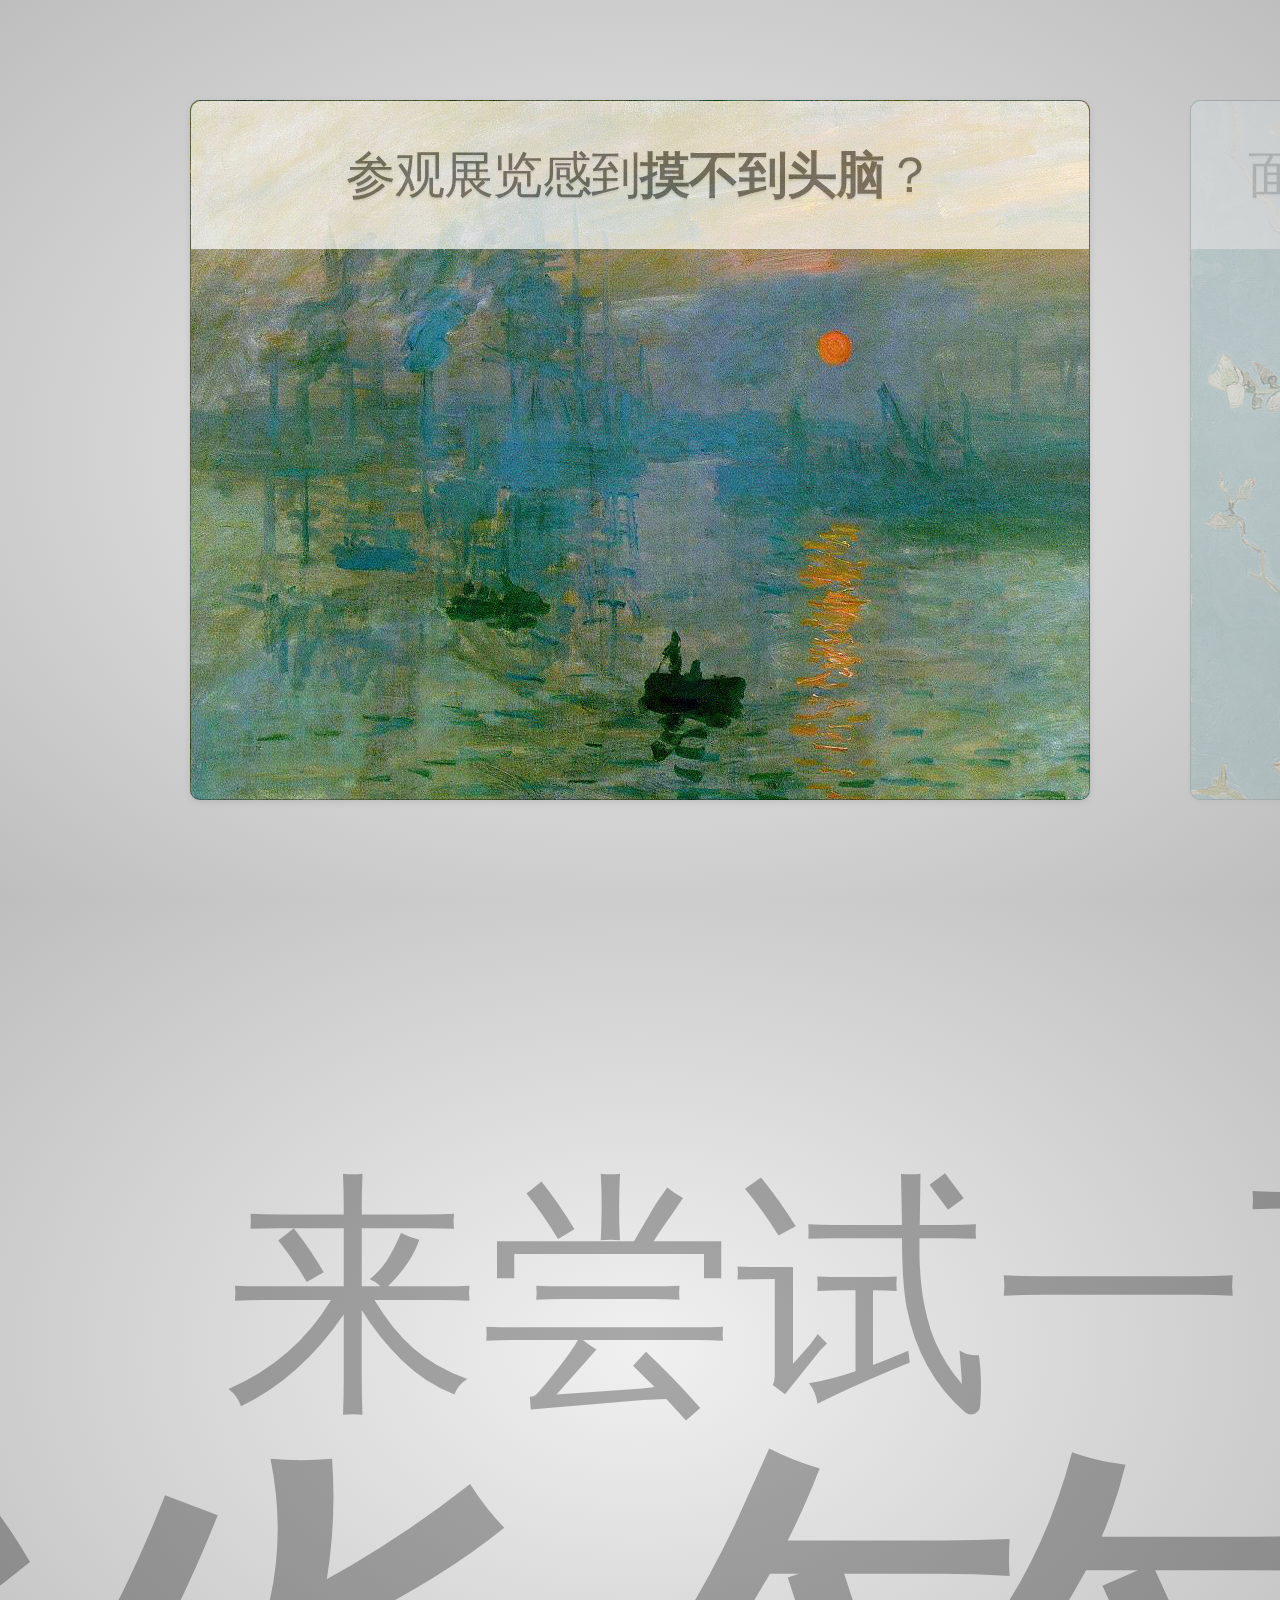
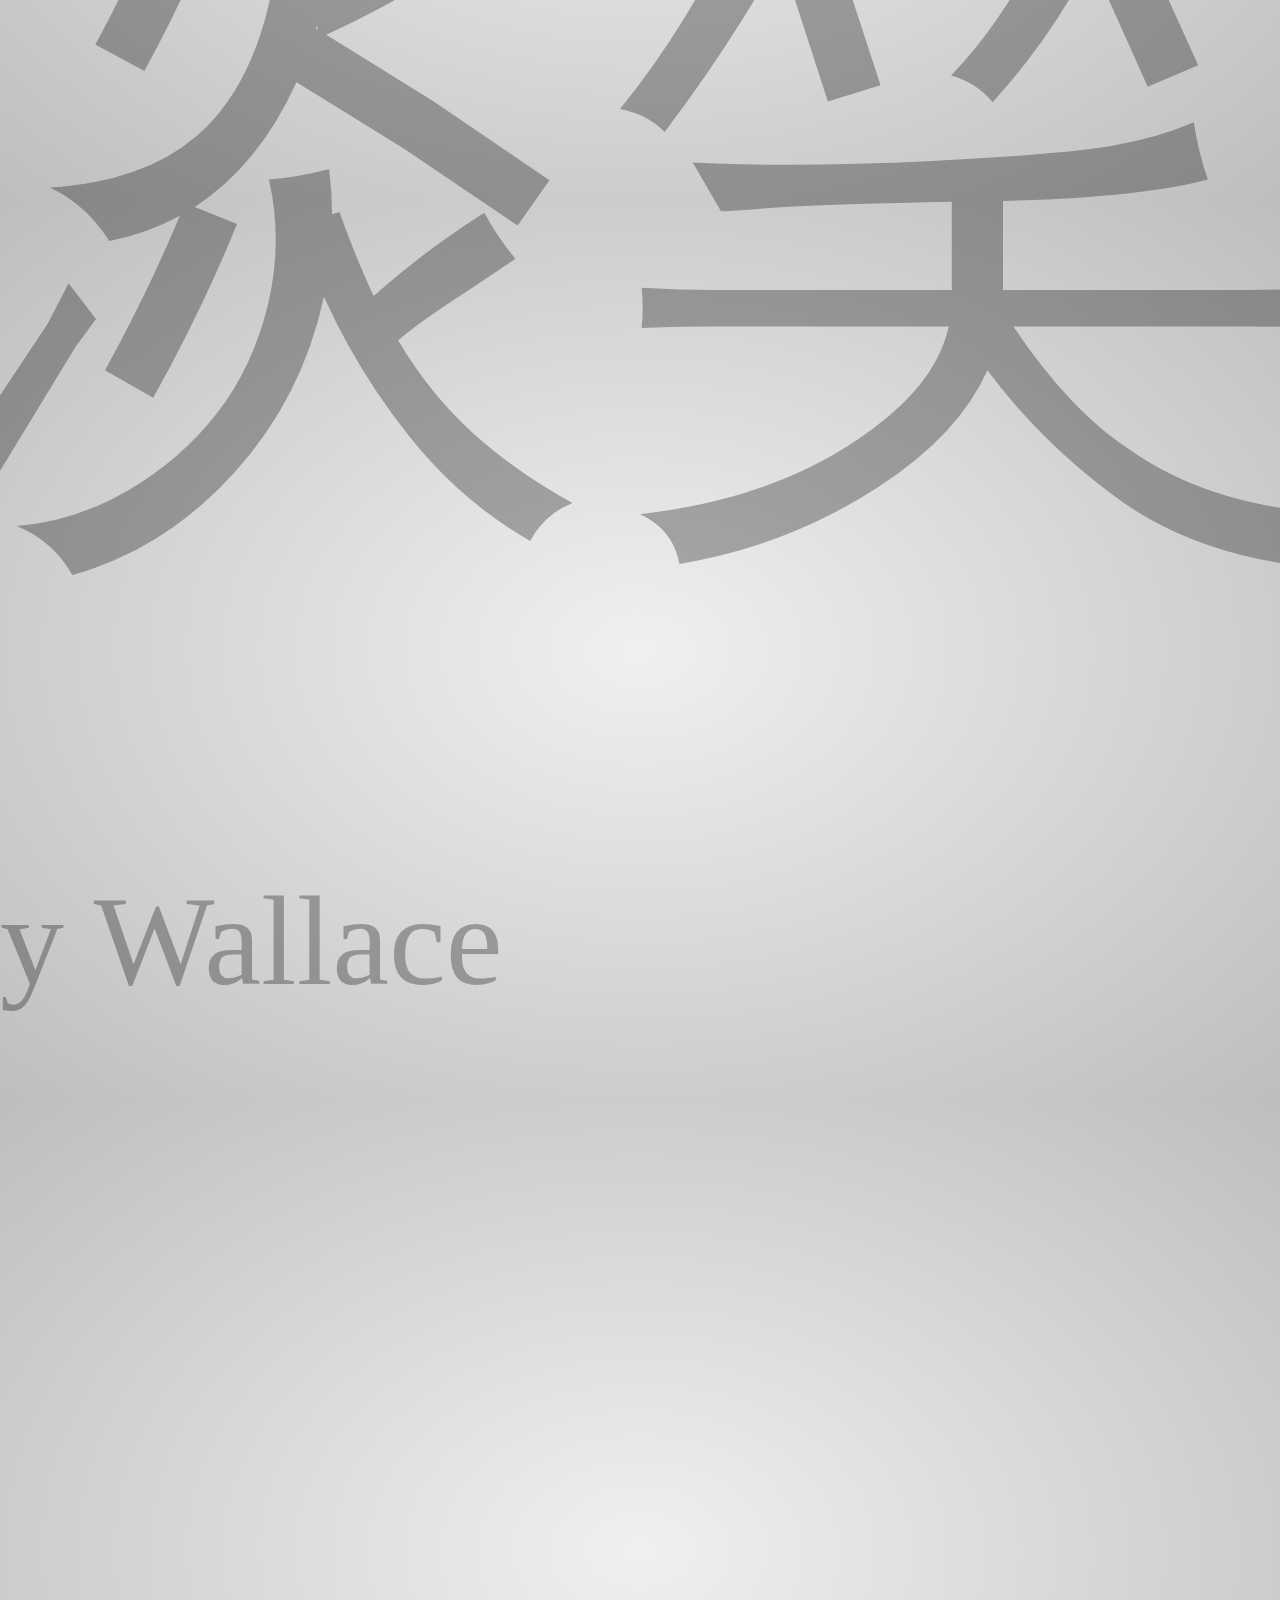
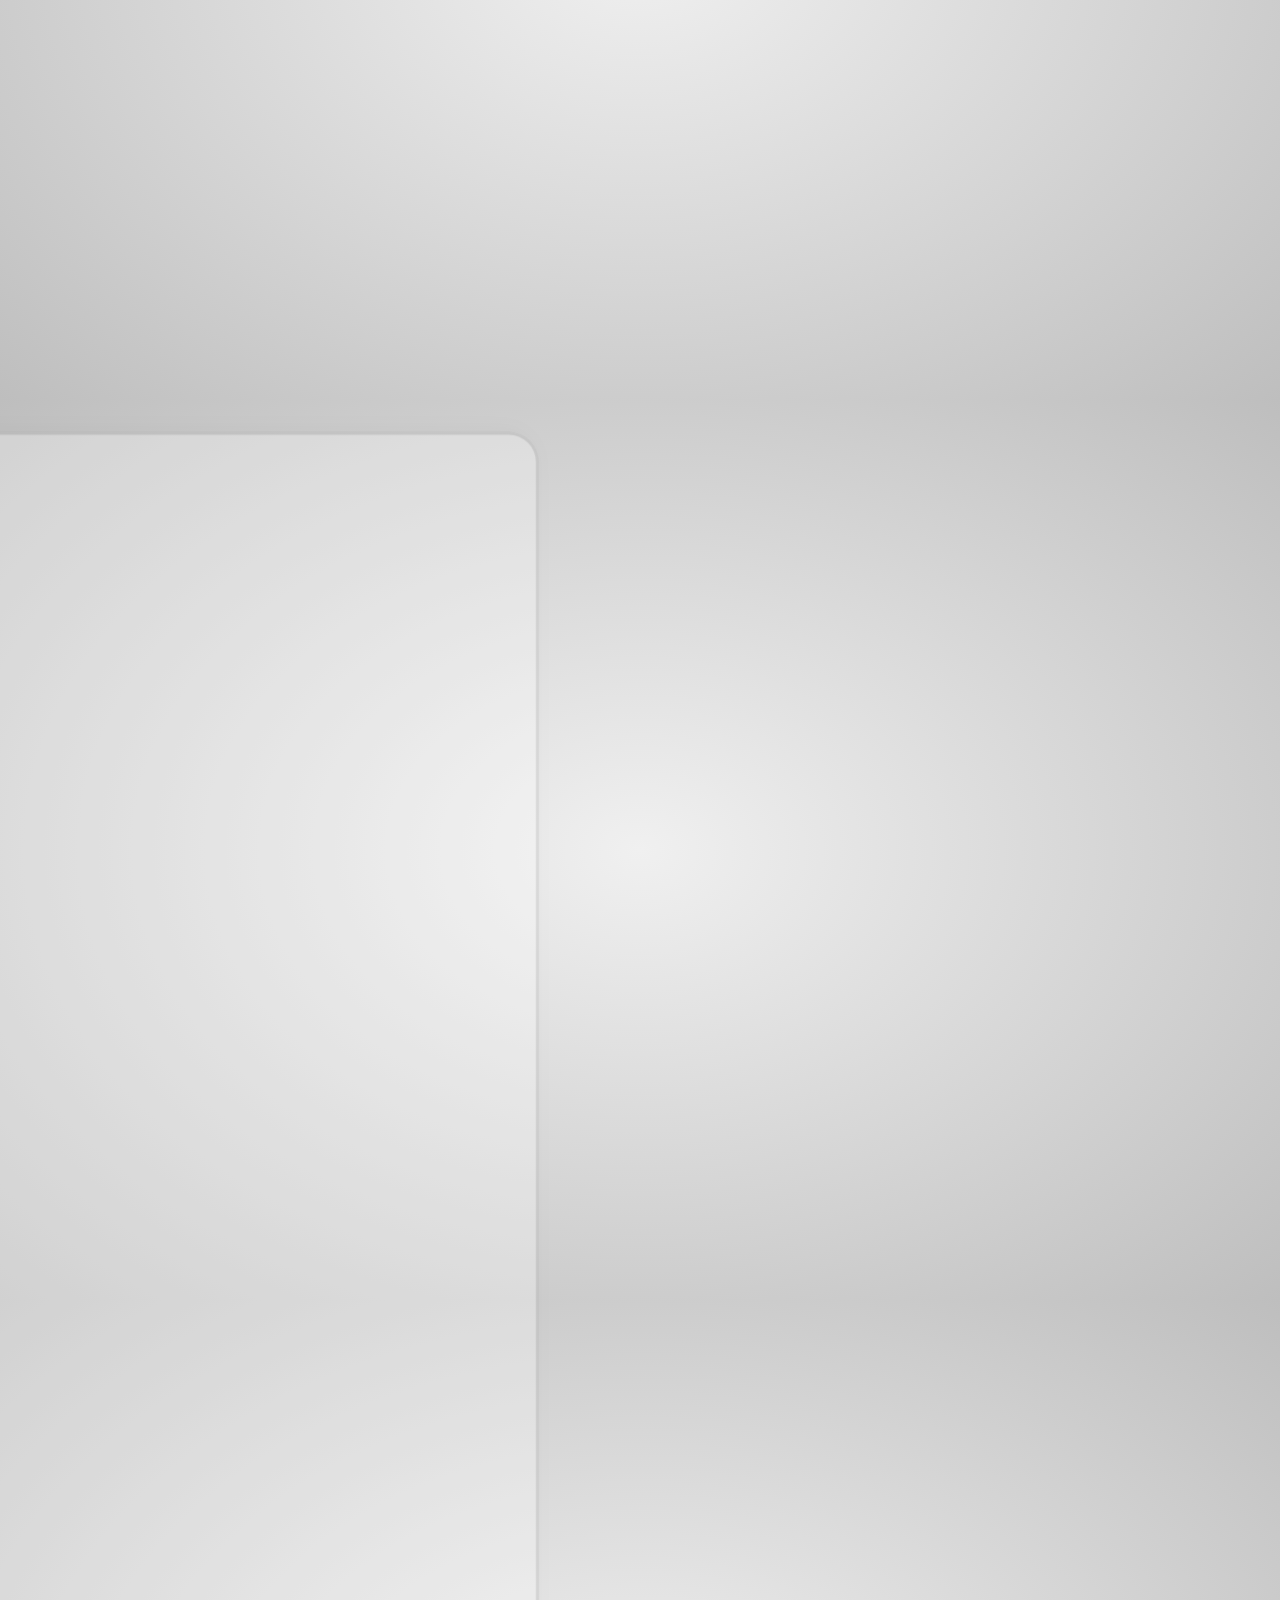
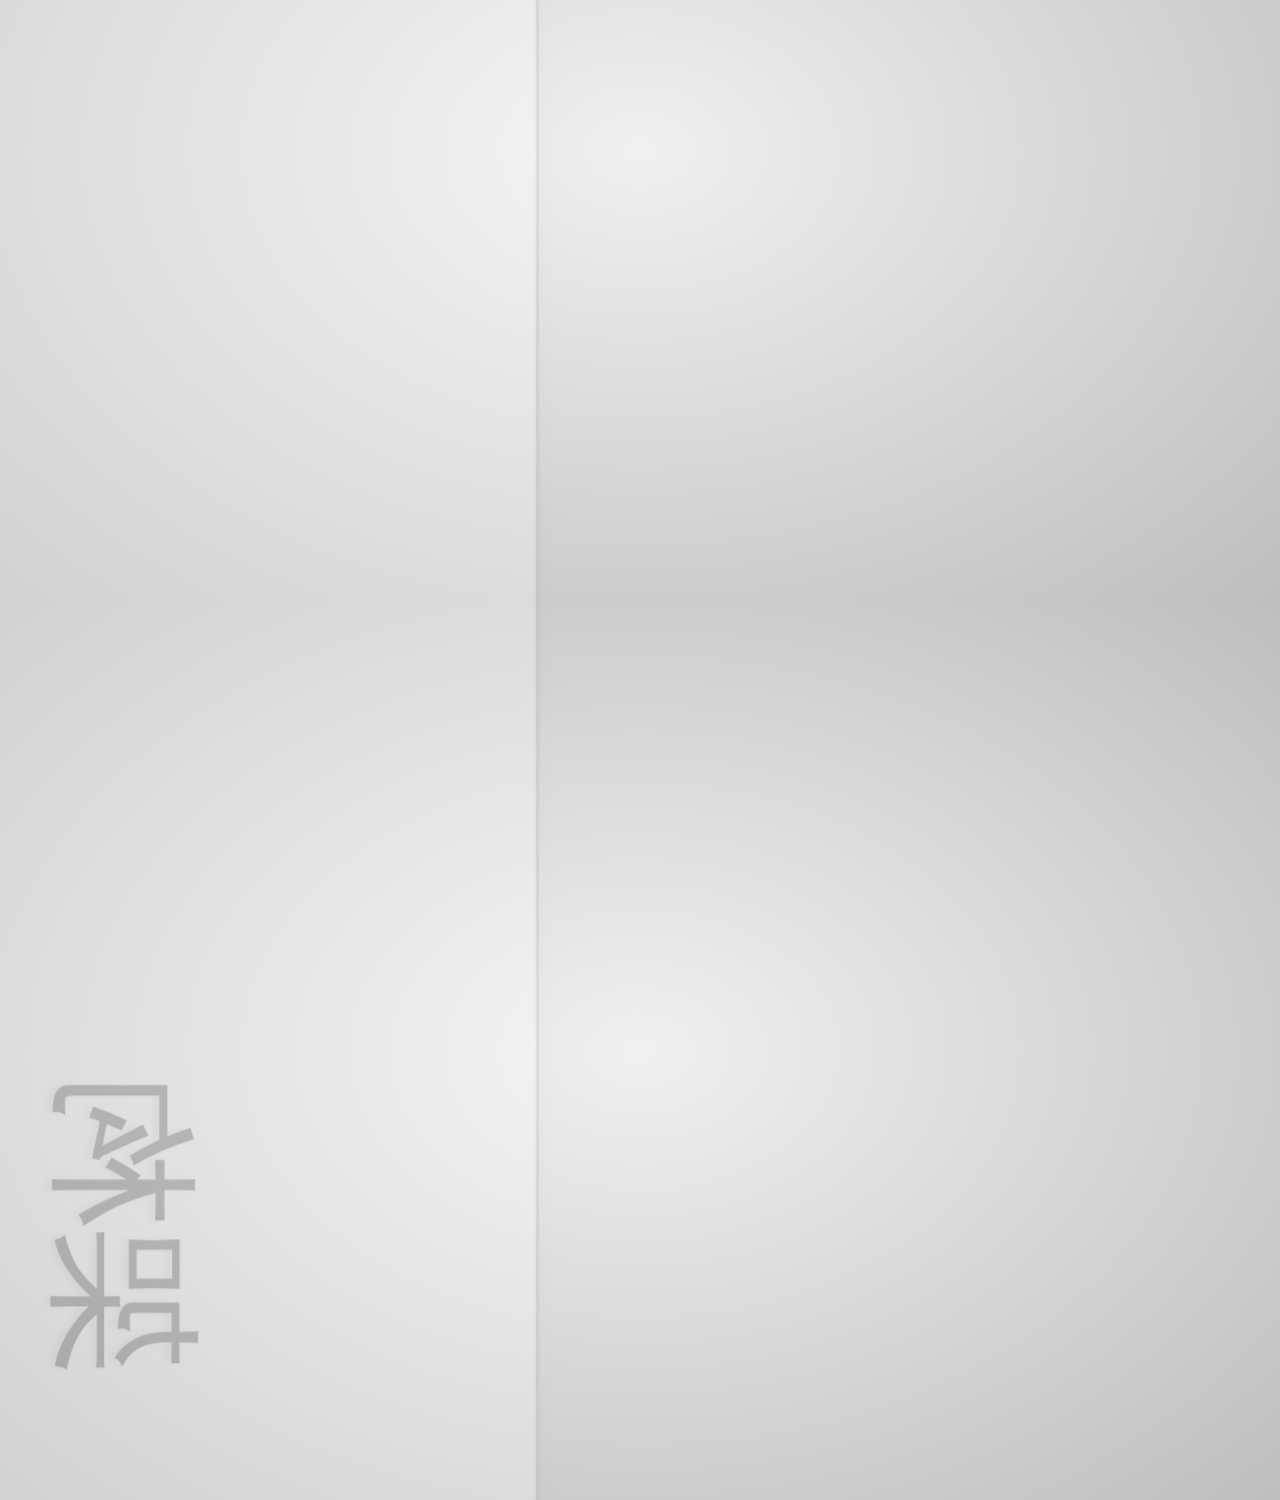
<file: about/index.html>
<!doctype html>

<html lang="en">
<head>
    <meta charset="utf-8" />
    <meta name="viewport" content="width=1024" />
    <meta name="apple-mobile-web-app-capable" content="yes" />
    <title>voice-share | Share your voice on an exact object | by Wallace</title>
    
    <meta name="description" content="voice-share is a tool to share your voice on an exact object." />
    <meta name="author" content="Wallace" />

    <link href="css/impress-demo.css" rel="stylesheet" />
    <link href="css/voice-share.css" rel="stylesheet" />
    
    <link rel="shortcut icon" href="favicon.png" />
    <link rel="apple-touch-icon" href="apple-touch-icon.png" />
</head>

<body class="impress-not-supported">

<div class="fallback-message">
    <p>Your browser <b>doesn't support the features required</b> by impress.js, so you are presented with a simplified version of this presentation.</p>
    <p>For the best experience please use the latest <b>Chrome</b>, <b>Safari</b> or <b>Firefox</b> browser.</p>
</div>

<div id="impress">

    <div id="loss" class="step slide" data-x="-1000" data-y="-1500">
		<div class="describe">
			<q>参观展览感到<strong>摸不到头脑</strong>？</q>
		</div>
    </div>

    <div id="express" class="step slide" data-x="0" data-y="-1500">
		<div class="describe">
			<q>
				面对展品<strong>灵感突现</strong>却无法<strong>及时</strong>捕捉？
			</q>
		</div>
    </div>

    <div id="share" class="step slide" data-x="1000" data-y="-1500">
		<div class="describe">
			<q>希望把<strong>独到见解</strong>分享给他人？</q>
		</div>
    </div>

    <div id="title" class="step" data-x="0" data-y="0" data-scale="4">
        <span class="try">来尝试一下</span>
        <h1>谈笑风生<sup>*</sup></h1>
        <span class="footnote"><sup>*</sup> by Wallace</span>
    </div>

    <div id="author" class="step slide" data-x="850" data-y="3000" data-rotate="90" data-scale="3">
        <q>Wallace成员（字典序）</q>
		<p><br /></p>
		<table>
			<tr>
				<td>任然</td>
				<td>后端开发</td>		
			</tr>
			<tr>
				<td>李浩成</td>
				<td>前端开发</td>		
			</tr>
			<tr>
				<td>张中伟</td>
				<td>界面设计</td>
			</tr>
			<tr>
				<td>张炜康</td>
				<td>前端设计</td>		
			</tr>

		</table>
    </div>

    <div id="us" class="step slide" data-x="850" data-y="3000" data-z="-10" data-rotate="90" data-rotate-x="-180"  data-scale="3">
		<img src="../img/us.png" />
    </div>

    <div id="arch" class="step slide" data-x="-2150" data-y="3000" data-z="10" data-rotate="90" data-rotate-x="-180" data-scale="3">
		<q>架构</q>
		<p><br /></p>
        <img src="../img/arch/arch.png" /> 
    </div>

	
    <div id="goal" class="step" data-x="-4150" data-y="3000" data-z="10" data-rotate="90" data-rotate-x="-180" data-scale="3">
		<q>完成目标</q>
		<p><br /></p>
        <ul style="list-style-type:disc">
			<li>扫码加载对应展品链接</li>
			<li>分享语音</li>
			<li>聆听他人语音</li>
		</ul>  
    </div>

	
    <div id="overview" class="step" data-x="0" data-y="700" data-scale="8">
    </div>

</div>

<div class="hint">
    <p>Use a spacebar or arrow keys to navigate</p>
</div>
<script>
if ("ontouchstart" in document.documentElement) { 
    document.querySelector(".hint").innerHTML = "<p>Tap on the left or right to navigate</p>";
}
</script>

<script src="js/impress.js"></script>
<script>impress().init();</script>

</body>
</html>
</file>
<file: about/css/impress-demo.css>
/*
    So you like the style of impress.js demo?
    Or maybe you are just curious how it was done?

    You couldn't find a better place to find out!

    Welcome to the stylesheet impress.js demo presentation.

    Please remember that it is not meant to be a part of impress.js and is
    not required by impress.js.
    I expect that anyone creating a presentation for impress.js would create
    their own set of styles.

    But feel free to read through it and learn how to get the most of what
    impress.js provides.

    And let me be your guide.

    Shall we begin?
*/


/*
    We start with a good ol' reset.
    That's the one by Eric Meyer http://meyerweb.com/eric/tools/css/reset/

    You can probably argue if it is needed here, or not, but for sure it
    doesn't do any harm and gives us a fresh start.
*/

html, body, div, span, applet, object, iframe,
h1, h2, h3, h4, h5, h6, p, blockquote, pre,
a, abbr, acronym, address, big, cite, code,
del, dfn, em, img, ins, kbd, q, s, samp,
small, strike, strong, sub, sup, tt, var,
b, u, i, center,
dl, dt, dd, ol, ul, li,
fieldset, form, label, legend,
table, caption, tbody, tfoot, thead, tr, th, td,
article, aside, canvas, details, embed,
figure, figcaption, footer, header, hgroup,
menu, nav, output, ruby, section, summary,
time, mark, audio, video {
    margin: 0;
    padding: 0;
    border: 0;
    font-size: 100%;
    font: inherit;
    vertical-align: baseline;
}

/* HTML5 display-role reset for older browsers */
article, aside, details, figcaption, figure,
footer, header, hgroup, menu, nav, section {
    display: block;
}
body {
    line-height: 1;
}
ol, ul {
    list-style: none;
}
blockquote, q {
    quotes: none;
}
blockquote:before, blockquote:after,
q:before, q:after {
    content: '';
    content: none;
}

table {
    border-collapse: collapse;
    border-spacing: 0;
}

/*
    Now here is when interesting things start to appear.

    We set up <body> styles with default font and nice gradient in the background.
    And yes, there is a lot of repetition there because of -prefixes but we don't
    want to leave anybody behind.
*/
body {
    font-family: 'PT Sans', sans-serif;
    min-height: 740px;

    background: rgb(215, 215, 215);
    background: -webkit-gradient(radial, 50% 50%, 0, 50% 50%, 500, from(rgb(240, 240, 240)), to(rgb(190, 190, 190)));
    background: -webkit-radial-gradient(rgb(240, 240, 240), rgb(190, 190, 190));
    background:    -moz-radial-gradient(rgb(240, 240, 240), rgb(190, 190, 190));
    background:     -ms-radial-gradient(rgb(240, 240, 240), rgb(190, 190, 190));
    background:      -o-radial-gradient(rgb(240, 240, 240), rgb(190, 190, 190));
    background:         radial-gradient(rgb(240, 240, 240), rgb(190, 190, 190));
}

/*
    Now let's bring some text styles back ...
*/
b, strong { font-weight: bold }
i, em { font-style: italic }

/*
    ... and give links a nice look.
*/
a {
    color: inherit;
    text-decoration: none;
    padding: 0 0.1em;
    background: rgba(255,255,255,0.5);
    text-shadow: -1px -1px 2px rgba(100,100,100,0.9);
    border-radius: 0.2em;

    -webkit-transition: 0.5s;
    -moz-transition:    0.5s;
    -ms-transition:     0.5s;
    -o-transition:      0.5s;
    transition:         0.5s;
}

a:hover,
a:focus {
    background: rgba(255,255,255,1);
    text-shadow: -1px -1px 2px rgba(100,100,100,0.5);
}

/*
    Because the main point behind the impress.js demo is to demo impress.js
    we display a fallback message for users with browsers that don't support
    all the features required by it.

    All of the content will be still fully accessible for them, but I want
    them to know that they are missing something - that's what the demo is
    about, isn't it?

    And then we hide the message, when support is detected in the browser.
*/

.fallback-message {
    font-family: sans-serif;
    line-height: 1.3;

    width: 780px;
    padding: 10px 10px 0;
    margin: 20px auto;

    border: 1px solid #E4C652;
    border-radius: 10px;
    background: #EEDC94;
}

.fallback-message p {
    margin-bottom: 10px;
}

.impress-supported .fallback-message {
    display: none;
}

/*
    Now let's style the presentation steps.

    We start with basics to make sure it displays correctly in everywhere ...
*/

.step {
    position: relative;
    width: 900px;
    padding: 40px;
    margin: 20px auto;

    -webkit-box-sizing: border-box;
    -moz-box-sizing:    border-box;
    -ms-box-sizing:     border-box;
    -o-box-sizing:      border-box;
    box-sizing:         border-box;

    font-family: 'PT Serif', georgia, serif;
    font-size: 48px;
    line-height: 1.5;
}

/*
    ... and we enhance the styles for impress.js.

    Basically we remove the margin and make inactive steps a little bit transparent.
*/
.impress-enabled .step {
    margin: 0;
    opacity: 0.3;

    -webkit-transition: opacity 1s;
    -moz-transition:    opacity 1s;
    -ms-transition:     opacity 1s;
    -o-transition:      opacity 1s;
    transition:         opacity 1s;
}

.impress-enabled .step.active { opacity: 1 }

/*
    These 'slide' step styles were heavily inspired by HTML5 Slides:
    http://html5slides.googlecode.com/svn/trunk/styles.css

    ;)

    They cover everything what you see on first three steps of the demo.
*/
.slide {
    display: block;

    width: 900px;
    height: 700px;
    padding: 0px 60px;

    background-color: white;
    border: 1px solid rgba(0, 0, 0, .3);
    border-radius: 10px;
    box-shadow: 0 2px 6px rgba(0, 0, 0, .1);

    color: rgb(102, 102, 102);
 
    font-family: 'Open Sans', Arial, sans-serif;
    font-size: 30px;
    line-height: 36px;
    letter-spacing: -1px;
}

.slide q {
	display: block;
	font-size: 50px;
	line-height: 72px;
	text-shadow: 0 2px 2px rgba(0, 0, 0, .1);

	margin-top: 100px;
}

.slide q strong {
    white-space: nowrap;
}

/*
    And now we start to style each step separately.

    I agree that this may be not the most efficient, object-oriented and
    scalable way of styling, but most of steps have quite a custom look
    and typography tricks here and there, so they had to be styled separately.

    First is the title step with a big <h1> (no room for padding) and some
    3D positioning along Z axis.
*/

#title {
    padding: 0;
}

#title .try {
    font-size: 64px;
    position: absolute;
    top: -0.5em;
    left: 1.5em;

    -webkit-transform: translateZ(20px);
    -moz-transform:    translateZ(20px);
    -ms-transform:     translateZ(20px);
    -o-transform:      translateZ(20px);
    transform:         translateZ(20px);
}

#title h1 {
    font-size: 190px;

    -webkit-transform: translateZ(50px);
    -moz-transform:    translateZ(50px);
    -ms-transform:     translateZ(50px);
    -o-transform:      translateZ(50px);
    transform:         translateZ(50px);
}

#title .footnote {
    font-size: 32px;
}

/*
    Second step is nothing special, just a text with a link, so it doesn't need
    any special styling.

    Let's move to 'big thoughts' with centered text and custom font sizes.
*/
#big {
    width: 600px;
    text-align: center;
    font-size: 60px;
    line-height: 1;
}

#big b {
    display: block;
    font-size: 250px;
    line-height: 250px;
}

#big .thoughts {
    font-size: 90px;
    line-height: 150px;
}

/*
    'Tiny ideas' just need some tiny styling.
*/
#tiny {
    width: 500px;
    text-align: center;
}

/*
    This step has some animated text ...
*/
#ing { width: 500px }

/*
    ... so we define display to `inline-block` to enable transforms and
    transition duration to 0.5s ...
*/
#ing b {
    display: inline-block;
    -webkit-transition: 0.5s;
    -moz-transition:    0.5s;
    -ms-transition:     0.5s;
    -o-transition:      0.5s;
    transition:         0.5s;
}

/*
    ... and we want 'positioning` word to move up a bit when the step gets
    `present` class ...
*/
#ing.present .positioning {
    -webkit-transform: translateY(-10px);
    -moz-transform:    translateY(-10px);
    -ms-transform:     translateY(-10px);
    -o-transform:      translateY(-10px);
    transform:         translateY(-10px);
}

/*
    ... 'rotating' to rotate a quarter of a second later ...
*/
#ing.present .rotating {
    -webkit-transform: rotate(-10deg);
    -moz-transform:    rotate(-10deg);
    -ms-transform:     rotate(-10deg);
    -o-transform:      rotate(-10deg);
    transform:         rotate(-10deg);

    -webkit-transition-delay: 0.25s;
    -moz-transition-delay:    0.25s;
    -ms-transition-delay:     0.25s;
    -o-transition-delay:      0.25s;
    transition-delay:         0.25s;
}

/*
    ... and 'scaling' to scale down after another quarter of a second.
*/
#ing.present .scaling {
    -webkit-transform: scale(0.7);
    -moz-transform:    scale(0.7);
    -ms-transform:     scale(0.7);
    -o-transform:      scale(0.7);
    transform:         scale(0.7);

    -webkit-transition-delay: 0.5s;
    -moz-transition-delay:    0.5s;
    -ms-transition-delay:     0.5s;
    -o-transition-delay:      0.5s;
    transition-delay:         0.5s;
}

/*
    The 'imagination' step is again some boring font-sizing.
*/

#imagination {
    width: 600px;
}

#imagination .imagination {
    font-size: 78px;
}

/*
    There is nothing really special about 'use the source, Luke' step, too,
    except maybe of the Yoda background.

    As you can see below I've 'hard-coded' it in data URL.
    That's not the best way to serve images, but because that's just this one
    I decided it will be OK to have it this way.

    Just make sure you don't blindly copy this approach.
*/
#source {
    width: 700px;
    padding-bottom: 300px;

    /* Yoda Icon :: Pixel Art from Star Wars http://www.pixeljoint.com/pixelart/1423.htm */
    background-image: url([data-uri]);
    background-position: bottom right;
    background-repeat: no-repeat;
}

#source q {
    font-size: 60px;
}

/*
    And the "it's in 3D" step again brings some 3D typography - just for fun.

    Because we want to position <span> elements in 3D we set transform-style to
    `preserve-3d` on the paragraph.
    It is not needed by webkit browsers, but it is in Firefox. It's hard to say
    which behaviour is correct as 3D transforms spec is not very clear about it.
*/
#its-in-3d p {
    -webkit-transform-style: preserve-3d;
    -moz-transform-style:    preserve-3d; /* Y U need this Firefox?! */
    -ms-transform-style:     preserve-3d;
    -o-transform-style:      preserve-3d;
    transform-style:         preserve-3d;
}

/*
    Below we position each word separately along Z axis and we want it to transition
    to default position in 0.5s when the step gets `present` class.

    Quite a simple idea, but lot's of styles and prefixes.
*/
#its-in-3d span,
#its-in-3d b {
    display: inline-block;
    -webkit-transform: translateZ(40px);
    -moz-transform:    translateZ(40px);
    -ms-transform:     translateZ(40px);
    -o-transform:      translateZ(40px);
     transform:        translateZ(40px);

    -webkit-transition: 0.5s;
    -moz-transition:    0.5s;
    -ms-transition:     0.5s;
    -o-transition:      0.5s;
    transition:         0.5s;
}

#its-in-3d .have {
    -webkit-transform: translateZ(-40px);
    -moz-transform:    translateZ(-40px);
    -ms-transform:     translateZ(-40px);
    -o-transform:      translateZ(-40px);
    transform:         translateZ(-40px);
}

#its-in-3d .you {
    -webkit-transform: translateZ(20px);
    -moz-transform:    translateZ(20px);
    -ms-transform:     translateZ(20px);
    -o-transform:      translateZ(20px);
    transform:         translateZ(20px);
}

#its-in-3d .noticed {
    -webkit-transform: translateZ(-40px);
    -moz-transform:    translateZ(-40px);
    -ms-transform:     translateZ(-40px);
    -o-transform:      translateZ(-40px);
    transform:         translateZ(-40px);
}

#its-in-3d .its {
    -webkit-transform: translateZ(60px);
    -moz-transform:    translateZ(60px);
    -ms-transform:     translateZ(60px);
    -o-transform:      translateZ(60px);
    transform:         translateZ(60px);
}

#its-in-3d .in {
    -webkit-transform: translateZ(-10px);
    -moz-transform:    translateZ(-10px);
    -ms-transform:     translateZ(-10px);
    -o-transform:      translateZ(-10px);
    transform:         translateZ(-10px);
}

#its-in-3d .footnote {
    font-size: 32px;

    -webkit-transform: translateZ(-10px);
    -moz-transform:    translateZ(-10px);
    -ms-transform:     translateZ(-10px);
    -o-transform:      translateZ(-10px);
    transform:         translateZ(-10px);
}

#its-in-3d.present span,
#its-in-3d.present b {
    -webkit-transform: translateZ(0px);
    -moz-transform:    translateZ(0px);
    -ms-transform:     translateZ(0px);
    -o-transform:      translateZ(0px);
    transform:         translateZ(0px);
}

/*
    The last step is an overview.
    There is no content in it, so we make sure it's not visible because we want
    to be able to click on other steps.

*/
#overview { display: none }

/*
    We also make other steps visible and give them a pointer cursor using the
    `impress-on-` class.
*/
.impress-on-overview .step {
    opacity: 1;
    cursor: pointer;
}


/*
    Now, when we have all the steps styled let's give users a hint how to navigate
    around the presentation.

    The best way to do this would be to use JavaScript, show a delayed hint for a
    first time users, then hide it and store a status in cookie or localStorage...

    But I wanted to have some CSS fun and avoid additional scripting...

    Let me explain it first, so maybe the transition magic will be more readable
    when you read the code.

    First of all I wanted the hint to appear only when user is idle for a while.
    You can't detect the 'idle' state in CSS, but I delayed a appearing of the
    hint by 5s using transition-delay.

    You also can't detect in CSS if the user is a first-time visitor, so I had to
    make an assumption that I'll only show the hint on the first step. And when
    the step is changed hide the hint, because I can assume that user already
    knows how to navigate.

    To summarize it - hint is shown when the user is on the first step for longer
    than 5 seconds.

    The other problem I had was caused by the fact that I wanted the hint to fade
    in and out. It can be easily achieved by transitioning the opacity property.
    But that also meant that the hint was always on the screen, even if totally
    transparent. It covered part of the screen and you couldn't correctly clicked
    through it.
    Unfortunately you cannot transition between display `block` and `none` in pure
    CSS, so I needed a way to not only fade out the hint but also move it out of
    the screen.

    I solved this problem by positioning the hint below the bottom of the screen
    with CSS transform and moving it up to show it. But I also didn't want this move
    to be visible. I wanted the hint only to fade in and out visually, so I delayed
    the fade in transition, so it starts when the hint is already in its correct
    position on the screen.

    I know, it sounds complicated ... maybe it would be easier with the code?
*/

.hint {
    /*
        We hide the hint until presentation is started and from browsers not supporting
        impress.js, as they will have a linear scrollable view ...
    */
    display: none;

    /*
        ... and give it some fixed position and nice styles.
    */
    position: fixed;
    left: 0;
    right: 0;
    bottom: 200px;

    background: rgba(0,0,0,0.5);
    color: #EEE;
    text-align: center;

    font-size: 50px;
    padding: 20px;

    z-index: 100;

    /*
        By default we don't want the hint to be visible, so we make it transparent ...
    */
    opacity: 0;

    /*
        ... and position it below the bottom of the screen (relative to it's fixed position)
    */
    -webkit-transform: translateY(400px);
    -moz-transform:    translateY(400px);
    -ms-transform:     translateY(400px);
    -o-transform:      translateY(400px);
    transform:         translateY(400px);

    /*
        Now let's imagine that the hint is visible and we want to fade it out and move out
        of the screen.

        So we define the transition on the opacity property with 1s duration and another
        transition on transform property delayed by 1s so it will happen after the fade out
        on opacity finished.

        This way user will not see the hint moving down.
    */
    -webkit-transition: opacity 1s, -webkit-transform 0.5s 1s;
    -moz-transition:    opacity 1s,    -moz-transform 0.5s 1s;
    -ms-transition:     opacity 1s,     -ms-transform 0.5s 1s;
    -o-transition:      opacity 1s,      -o-transform 0.5s 1s;
    transition:         opacity 1s,         transform 0.5s 1s;
}

/*
    Now we 'enable' the hint when presentation is initialized ...
*/
.impress-enabled .hint { display: block }

/*
    ... and we will show it when the first step (with id 'bored') is active.
*/
.impress-on-bored .hint {
    /*
        We remove the transparency and position the hint in its default fixed
        position.
    */
    opacity: 1;

    -webkit-transform: translateY(0px);
    -moz-transform:    translateY(0px);
    -ms-transform:     translateY(0px);
    -o-transform:      translateY(0px);
    transform:         translateY(0px);

    /*
        Now for fade in transition we have the oposite situation from the one
        above.

        First after 4.5s delay we animate the transform property to move the hint
        into its correct position and after that we fade it in with opacity
        transition.
    */
    -webkit-transition: opacity 1s 5s, -webkit-transform 0.5s 4.5s;
    -moz-transition:    opacity 1s 5s,    -moz-transform 0.5s 4.5s;
    -ms-transition:     opacity 1s 5s,     -ms-transform 0.5s 4.5s;
    -o-transition:      opacity 1s 5s,      -o-transform 0.5s 4.5s;
    transition:         opacity 1s 5s,         transform 0.5s 4.5s;
}

/*
    And as the last thing there is a workaround for quite strange bug.
    It happens a lot in Chrome. I don't remember if I've seen it in Firefox.

    Sometimes the element positioned in 3D (especially when it's moved back
    along Z axis) is not clickable, because it falls 'behind' the <body>
    element.

    To prevent this, I decided to make <body> non clickable by setting
    pointer-events property to `none` value.
    Value if this property is inherited, so to make everything else clickable
    I bring it back on the #impress element.

    If you want to know more about `pointer-events` here are some docs:
    https://developer.mozilla.org/en/CSS/pointer-events

    There is one very important thing to notice about this workaround - it makes
    everything 'unclickable' except what's in #impress element.

    So use it wisely ... or don't use at all.
*/
.impress-enabled          { pointer-events: none }
.impress-enabled #impress { pointer-events: auto }

/*
    There is one funny thing I just realized.

    Thanks to this workaround above everything except #impress element is invisible
    for click events. That means that the hint element is also not clickable.
    So basically all of this transforms and delayed transitions trickery was probably
    not needed at all...

    But it was fun to learn about it, wasn't it?
*/

/*
    That's all I have for you in this file.
    Thanks for reading. I hope you enjoyed it at least as much as I enjoyed writing it
    for you.
*/
</file>
<file: about/css/voice-share.css>
table {
    width:100%;
}
table, th, td {
    border: 0px solid black;
    border-collapse: collapse;
}
th, td {
    padding: 5px;
    text-align: left;
}

div .describe {
	height: 148px;
	width: 100%;
	position: relative;
	top: 0px;
	background: #fff;
	opacity:0.7;
	padding: 0px;
	border-top-left-radius: 10px;
	border-top-right-radius: 10px;
	border-bottom-right-radius: 0px;
	border-bottom-left-radius: 0px;
}

div .describe q {
	margin-top: 0px;
	line-height: 148px;
	text-align: center;
	vertical-align: text-middle;
}

div #loss {
	background-image: url("../../img/levant.jpg");
	padding: 0px;
    margin: 0px auto;
}

div #express {
	background-image: url("../../img/almond.jpg");
	padding: 0px;
    margin: 0px auto;
}

div #share {
	background-image: url("../../img/nighthawks.jpg");
	padding: 0px;
    margin: 0px auto;
}

img {
	display: block;
    margin: auto;
}

q {
	margin-top: 50px
}
</file>
